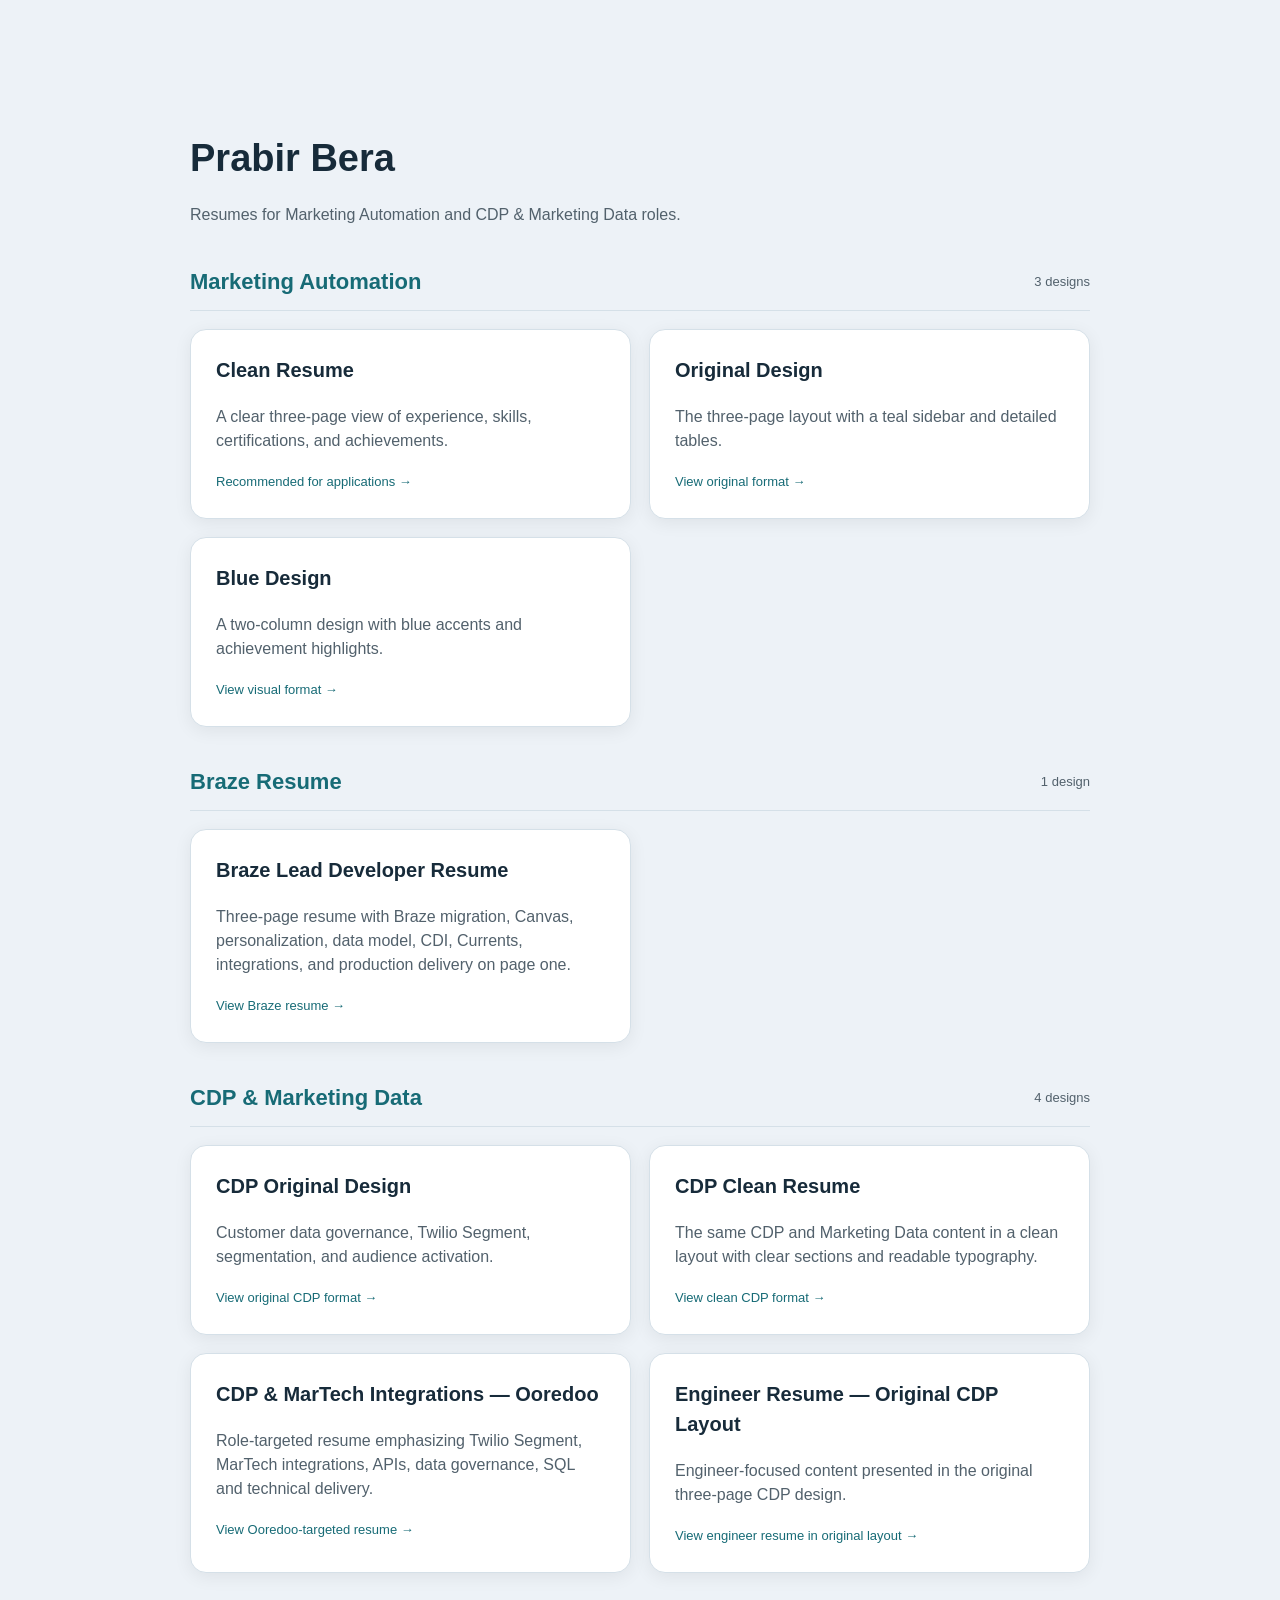
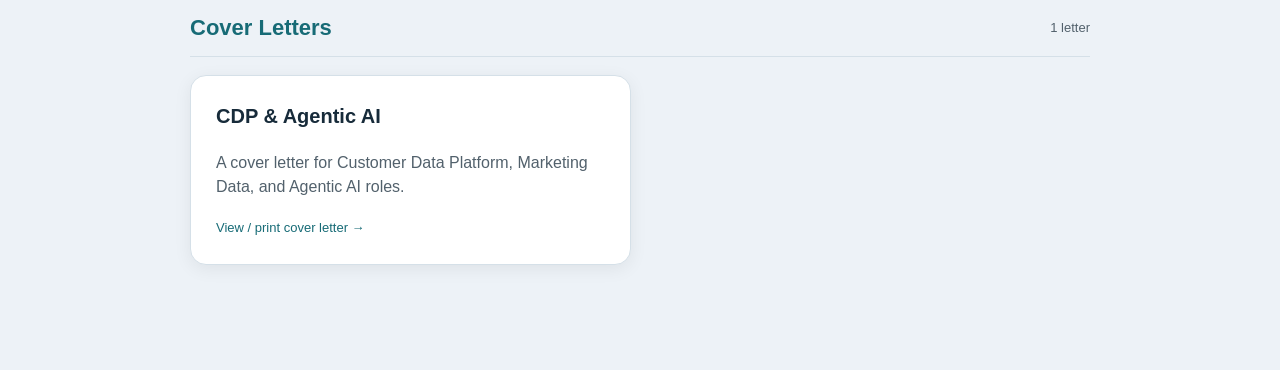
<file: templates/index.html>
<!doctype html><html lang="en"><head><meta charset="utf-8"><meta name="viewport" content="width=device-width,initial-scale=1"><title>Prabir Bera | Resume</title><style>body{margin:0;background:#edf2f7;color:#172b3a;font:16px/1.5 Arial,sans-serif}main{max-width:900px;margin:80px auto;padding:25px}h1{font-size:38px;margin-bottom:5px}p{color:#52616c}.cards{display:grid;grid-template-columns:repeat(2,1fr);gap:18px;margin-top:30px}a{display:block;padding:25px;background:white;border:1px solid #d5e0e8;border-radius:16px;text-decoration:none;color:inherit;box-shadow:0 4px 18px #0001}a:hover{border-color:#176b76}h3{font-size:20px;margin-top:0}.category{margin-top:38px}.category-heading{display:flex;align-items:center;justify-content:space-between;gap:16px;border-bottom:1px solid #d5e0e8;padding-bottom:12px}.category-heading h2{font-size:22px;color:#176b76;margin:0}.category-heading span{font-size:13px;color:#52616c;white-space:nowrap}.category .cards{margin-top:18px}.cdp-cards{grid-template-columns:1fr}a:focus-visible{outline:3px solid #176b76;outline-offset:4px}.tag{color:#176b76;font-size:13px}@media(max-width:650px){main{margin:30px auto}.cards{grid-template-columns:1fr}}</style></head><body><main><h1>Prabir Bera</h1><p>Resumes for Marketing Automation and CDP &amp; Marketing Data roles.</p><section class="category" aria-labelledby="automation-heading"><div class="category-heading"><h2 id="automation-heading">Marketing Automation</h2><span>3 designs</span></div><div class="cards"><a href="clean.html"><h3>Clean Resume</h3><p>A clear three-page view of experience, skills, certifications, and achievements.</p><span class="tag">Recommended for applications →</span></a><a href="original.html"><h3>Original Design</h3><p>The three-page layout with a teal sidebar and detailed tables.</p><span class="tag">View original format →</span></a><a href="blue.html"><h3>Blue Design</h3><p>A two-column design with blue accents and achievement highlights.</p><span class="tag">View visual format →</span></a></div></section><section class="category" aria-labelledby="braze-heading"><div class="category-heading"><h2 id="braze-heading">Braze Resume</h2><span>1 design</span></div><div class="cards"><a href="braze.html"><h3>Braze Lead Developer Resume</h3><p>Three-page resume with Braze migration, Canvas, personalization, data model, CDI, Currents, integrations, and production delivery on page one.</p><span class="tag">View Braze resume →</span></a></div></section><section class="category" aria-labelledby="cdp-heading"><div class="category-heading"><h2 id="cdp-heading">CDP &amp; Marketing Data</h2><span>4 designs</span></div><div class="cards"><a href="cdp.html"><h3>CDP Original Design</h3><p>Customer data governance, Twilio Segment, segmentation, and audience activation.</p><span class="tag">View original CDP format →</span></a><a href="cdp-clean.html"><h3>CDP Clean Resume</h3><p>The same CDP and Marketing Data content in a clean layout with clear sections and readable typography.</p><span class="tag">View clean CDP format →</span></a><a href="cdp-engineer.html"><h3>CDP &amp; MarTech Integrations — Ooredoo</h3><p>Role-targeted resume emphasizing Twilio Segment, MarTech integrations, APIs, data governance, SQL and technical delivery.</p><span class="tag">View Ooredoo-targeted resume →</span></a><a href="cdp-engineer-original.html"><h3>Engineer Resume — Original CDP Layout</h3><p>Engineer-focused content presented in the original three-page CDP design.</p><span class="tag">View engineer resume in original layout →</span></a></div></section><section class="category" aria-labelledby="cover-letter-heading"><div class="category-heading"><h2 id="cover-letter-heading">Cover Letters</h2><span>1 letter</span></div><div class="cards"><a href="cover-letter-cdp-ai.html"><h3>CDP &amp; Agentic AI</h3><p>A cover letter for Customer Data Platform, Marketing Data, and Agentic AI roles.</p><span class="tag">View / print cover letter →</span></a></div></section></main></body></html>
</file>
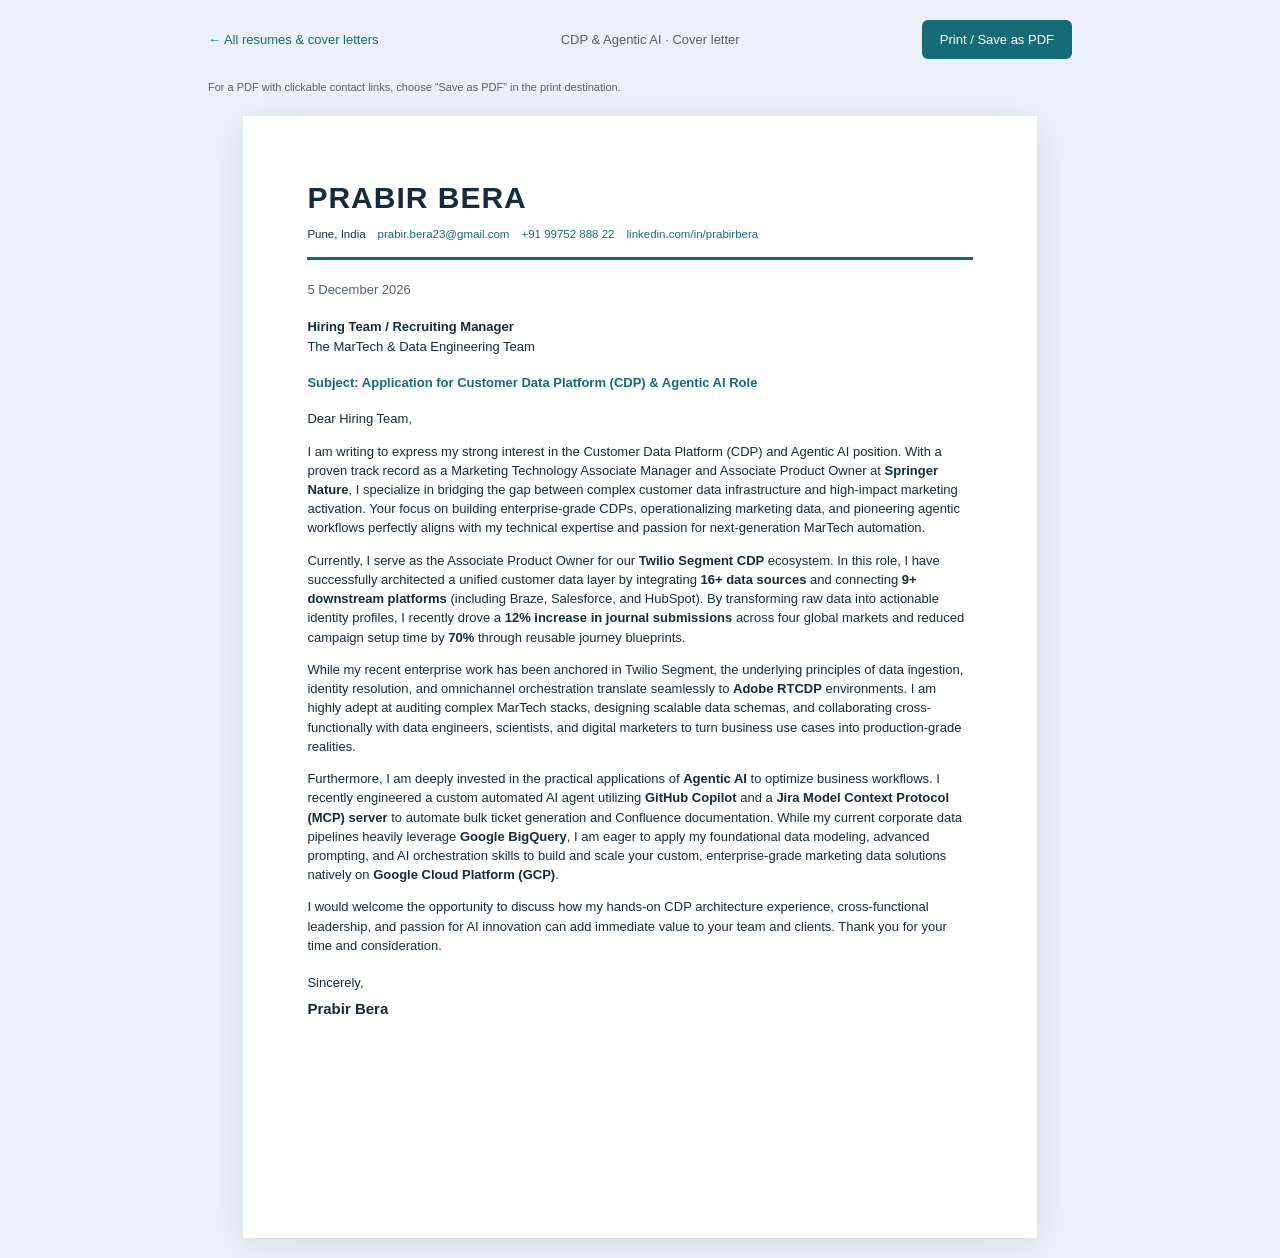
<file: templates/cover-letter-cdp-ai.html>
<!doctype html>
<html lang="en">
<head>
<meta charset="utf-8">
<meta name="viewport" content="width=device-width,initial-scale=1">
<title>PRABIR_BERA_COVER_LETTER_CDP_AGENTIC_AI_OCT2026</title>
<style>
:root{--ink:#172b3a;--accent:#176b76;--muted:#52616c;--line:#d5e0e4}*{box-sizing:border-box}body{margin:0;background:#eaf0f3;color:var(--ink);font:13px/1.48 Arial,Helvetica,sans-serif}.toolbar{max-width:900px;margin:20px auto;display:flex;justify-content:space-between;align-items:center;gap:14px;padding:0 18px;color:var(--muted)}button{border:0;border-radius:6px;background:var(--accent);color:white;padding:10px 18px;font:inherit;cursor:pointer}.toolbar a{color:var(--accent)}.page{width:210mm;min-height:297mm;margin:20px auto;background:white;padding:16mm 17mm;box-shadow:0 8px 35px #172b3a15}header{border-bottom:3px solid var(--accent);padding-bottom:14px;margin-bottom:20px}h1{font-size:30px;letter-spacing:1px;margin:0 0 6px}.contact{display:flex;flex-wrap:wrap;gap:4px 12px;font-size:11.5px}a{color:var(--accent);text-decoration:none}.date{margin:0 0 17px;color:var(--muted)}.recipient{margin-bottom:17px}.recipient p{margin:1px 0}.subject{font-size:13px;margin:0 0 17px;color:var(--accent)}.body p{margin:0 0 13px}.signature{margin-top:18px}.signature p{margin:0 0 6px}.signature strong{font-size:15px}.print-tip{font-size:11px;max-width:900px;padding:0 18px;margin:0 auto 15px;color:var(--muted)}@page{size:A4;margin:0}@media print{body{background:white}.toolbar,.print-tip{display:none}.page{width:210mm;min-height:297mm;margin:0;box-shadow:none}a{color:inherit}.signature{break-inside:avoid}}@media(max-width:820px){.page{width:auto;min-height:0;margin:12px;padding:25px}.toolbar{flex-wrap:wrap;font-size:12px}.contact{overflow-wrap:anywhere}}
</style>
</head>
<body>
<div class="toolbar"><a href="index.html">← All resumes &amp; cover letters</a><span>CDP &amp; Agentic AI · Cover letter</span><button onclick="window.print()">Print / Save as PDF</button></div>
<p class="print-tip">For a PDF with clickable contact links, choose “Save as PDF” in the print destination.</p>
<main class="page">
<header><h1>PRABIR BERA</h1><div class="contact"><span>Pune, India</span><a href="mailto:prabir.bera23@gmail.com">prabir.bera23@gmail.com</a><a href="tel:+919975288822">+91 99752 888 22</a><a href="https://linkedin.com/in/prabirbera">linkedin.com/in/prabirbera</a></div></header>
<p class="date"><time id="letter-date" datetime="2026-10-03">3 October 2026</time></p>
<div class="recipient"><p><strong>Hiring Team / Recruiting Manager</strong></p><p>The MarTech &amp; Data Engineering Team</p></div>
<h2 class="subject">Subject: Application for Customer Data Platform (CDP) &amp; Agentic AI Role</h2>
<div class="body">
<p>Dear Hiring Team,</p>
<p>I am writing to express my strong interest in the Customer Data Platform (CDP) and Agentic AI position. With a proven track record as a Marketing Technology Associate Manager and Associate Product Owner at <strong>Springer Nature</strong>, I specialize in bridging the gap between complex customer data infrastructure and high-impact marketing activation. Your focus on building enterprise-grade CDPs, operationalizing marketing data, and pioneering agentic workflows perfectly aligns with my technical expertise and passion for next-generation MarTech automation.</p>
<p>Currently, I serve as the Associate Product Owner for our <strong>Twilio Segment CDP</strong> ecosystem. In this role, I have successfully architected a unified customer data layer by integrating <strong>16+ data sources</strong> and connecting <strong>9+ downstream platforms</strong> (including Braze, Salesforce, and HubSpot). By transforming raw data into actionable identity profiles, I recently drove a <strong>12% increase in journal submissions</strong> across four global markets and reduced campaign setup time by <strong>70%</strong> through reusable journey blueprints.</p>
<p>While my recent enterprise work has been anchored in Twilio Segment, the underlying principles of data ingestion, identity resolution, and omnichannel orchestration translate seamlessly to <strong>Adobe RTCDP</strong> environments. I am highly adept at auditing complex MarTech stacks, designing scalable data schemas, and collaborating cross-functionally with data engineers, scientists, and digital marketers to turn business use cases into production-grade realities.</p>
<p>Furthermore, I am deeply invested in the practical applications of <strong>Agentic AI</strong> to optimize business workflows. I recently engineered a custom automated AI agent utilizing <strong>GitHub Copilot</strong> and a <strong>Jira Model Context Protocol (MCP) server</strong> to automate bulk ticket generation and Confluence documentation. While my current corporate data pipelines heavily leverage <strong>Google BigQuery</strong>, I am eager to apply my foundational data modeling, advanced prompting, and AI orchestration skills to build and scale your custom, enterprise-grade marketing data solutions natively on <strong>Google Cloud Platform (GCP)</strong>.</p>
<p>I would welcome the opportunity to discuss how my hands-on CDP architecture experience, cross-functional leadership, and passion for AI innovation can add immediate value to your team and clients. Thank you for your time and consideration.</p>
</div>
<div class="signature"><p>Sincerely,</p><strong>Prabir Bera</strong></div>
</main>
<script>
function updateLetterDate(){const date=new Date();document.getElementById('letter-date').textContent=date.toLocaleDateString('en-GB',{day:'numeric',month:'long',year:'numeric'});document.getElementById('letter-date').dateTime=date.getFullYear()+'-'+String(date.getMonth()+1).padStart(2,'0')+'-'+String(date.getDate()).padStart(2,'0');const months=['JAN','FEB','MAR','APR','MAY','JUN','JUL','AUG','SEP','OCT','NOV','DEC'];document.title='PRABIR_BERA_COVER_LETTER_CDP_AGENTIC_AI_'+months[date.getMonth()]+date.getFullYear();}
updateLetterDate();window.addEventListener('beforeprint',updateLetterDate);window.addEventListener('pageshow',updateLetterDate);
</script>
</body>
</html>
</file>
